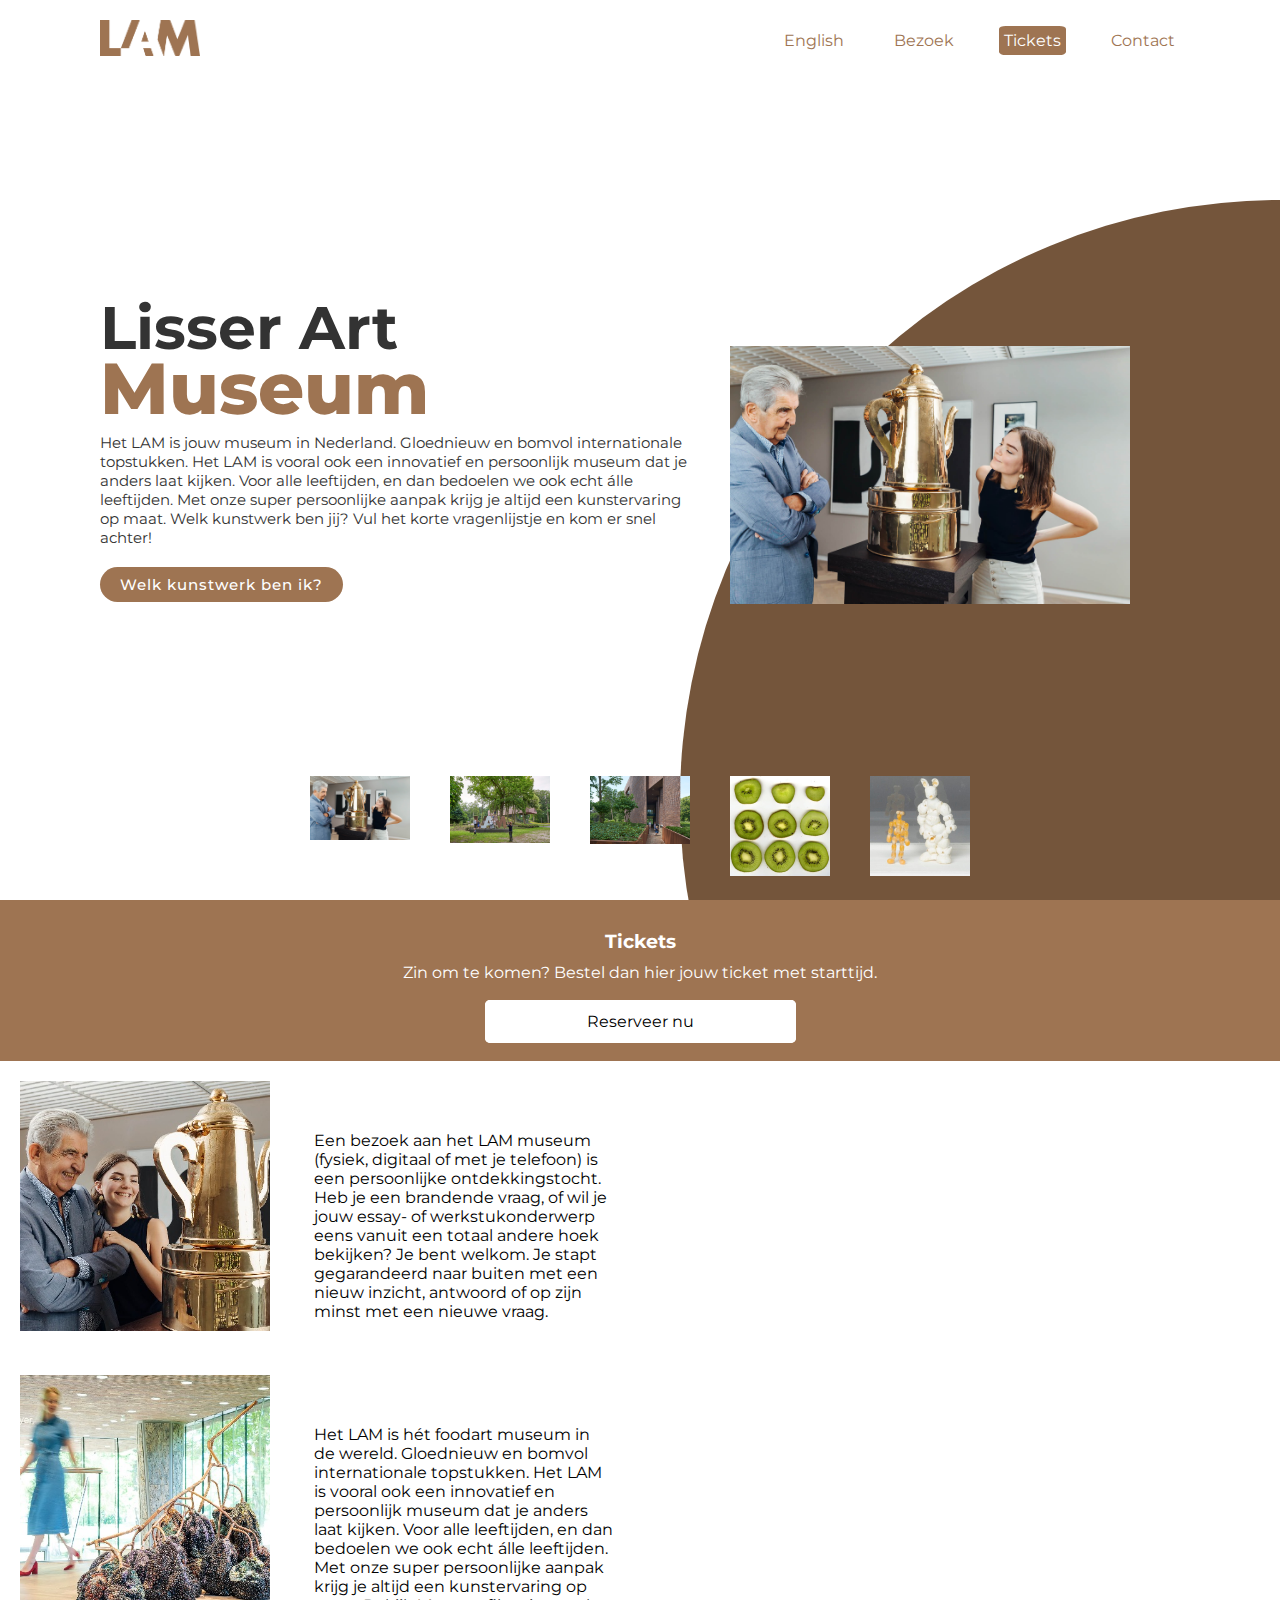
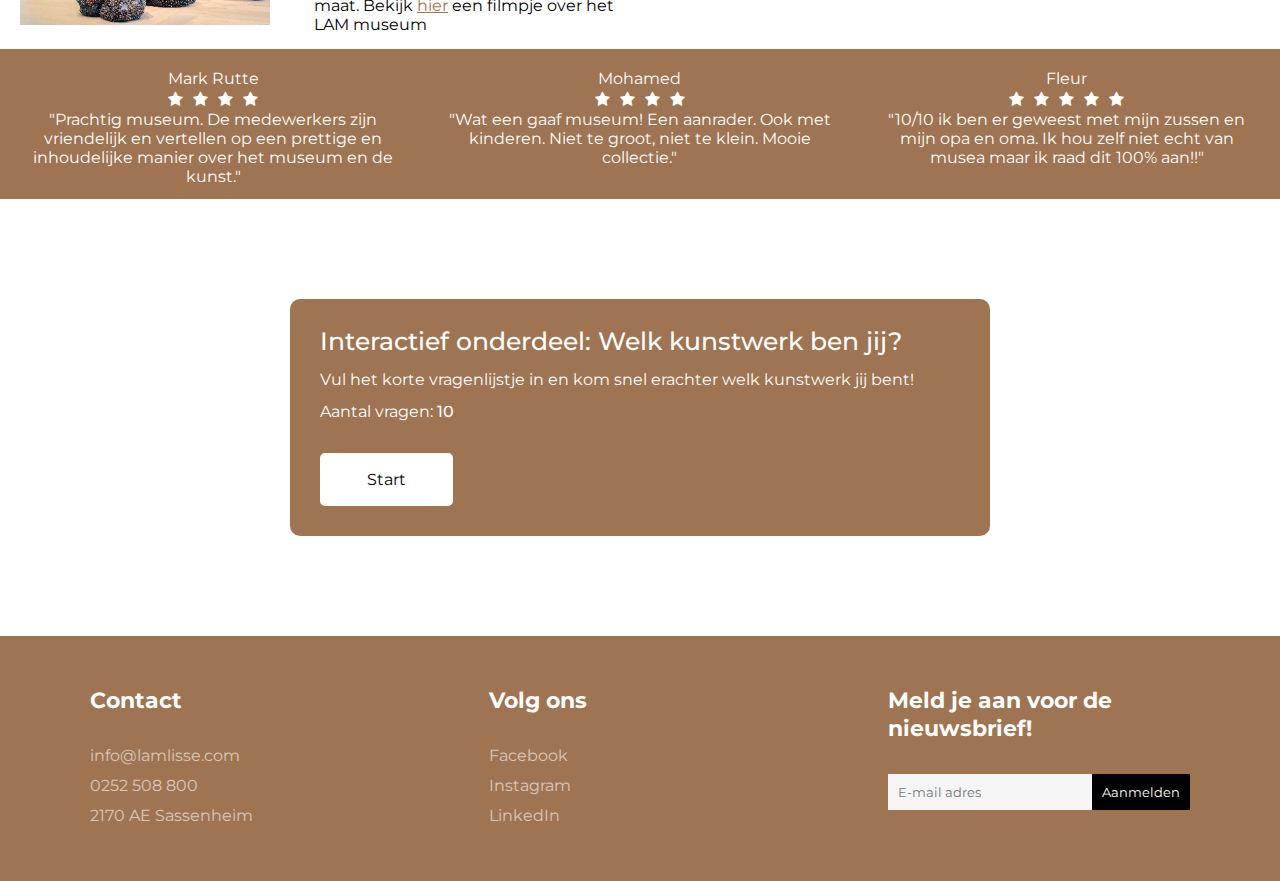
<file: index.html>
<!DOCTYPE html>
<html>
<head>
    <meta charset='utf-8'>
    <meta http-equiv='X-UA-Compatible' content='IE=edge'>
    <title>LAM Museum</title>
    <link rel="shortcut icon" type="image/jpg" href="images/icon.png"/>
    <meta name='viewport' content='width=device-width, initial-scale=1'>
    <link rel='stylesheet' type='text/css' media='screen' href="css/style.css">
    <link rel='stylesheet' type='text/css' media='screen' href="css/top.css">
    <link rel='stylesheet' type='text/css' media='screen' href="css/quiz.css">
    <link rel='stylesheet' type='text/css' media='screen' href="css/footer.css">
    <link rel="stylesheet" href="https://cdnjs.cloudflare.com/ajax/libs/font-awesome/4.7.0/css/font-awesome.min.css">
</head>
<body>
    <section class="top">
        <div class="circle"></div>
        <header>
            <a href="#"> <img src="images/logo.png" class="logo"></a>
            <ul>
                <li><a href="indexEN.html">English</a></li>
                <li><a href="#ticket">Bezoek</a></li>
                <li><a href="#ticket" id="tickets">Tickets</a></li>
                <li><a target="_blank" href="https://www.lamlisse.nl/contact/">Contact</a></li>
            </ul>
        </header>
        <div class="contentBox">
            <div class="textBox">
                <h2>Lisser Art <span>Museum</span></h2>
                <p>Het LAM is jouw museum in Nederland. Gloednieuw en bomvol internationale topstukken. Het LAM is vooral ook een innovatief en persoonlijk museum dat je anders laat kijken. Voor alle leeftijden, en dan bedoelen we ook echt álle leeftijden. Met onze super persoonlijke aanpak krijg je altijd een kunstervaring op maat. Welk kunstwerk ben jij? Vul het korte vragenlijstje en kom er snel achter! </p>
                <a href="#quiz">Welk kunstwerk ben ik?</a>
            </div>
            <div class="imgBox" style>
                <img src="images/1.jpg" class="kunstwerk">
            </div>
        </div>
        <ul class="thumb">
            <li><img src="images/1.jpg" onclick="imgSlider('images/1.jpg')"></li>
            <li><img src="images/2.jpg" onclick="imgSlider('images/2.jpg')"></li>
            <li><img src="images/3.jpg" onclick="imgSlider('images/3.jpg')"></li>
            <li><img src="images/4.jpg" onclick="imgSlider('images/4.jpg')"></li>
            <li><img src="images/5.jpg" onclick="imgSlider('images/5.jpg')"></li>
        </ul>
    </section>
    <section class="mid">
    <div class="tickets" id="ticket">
        <h3>Tickets</h3>
        <p>Zin om te komen? Bestel dan hier jouw ticket met starttijd.</p>
        <a target="_blank" href="https://www.lamlisse.nl/tickets">Reserveer nu </a>
    </div>
    <div class="bezoek">
        <img class="bezoekFoto" src="images/bezoek.jpg">
        <div class="bezoekTekst">
            <span>Een bezoek aan het LAM museum (fysiek, digitaal of met je telefoon) is een persoonlijke ontdekkingstocht. Heb je een brandende vraag, of wil je jouw essay- of werkstukonderwerp eens vanuit een totaal andere hoek bekijken? Je bent welkom. Je stapt gegarandeerd naar buiten met een nieuw inzicht, antwoord of op zijn minst met een nieuwe vraag.</span>
        </div>
        <img class="bezoekFoto" src="images/foodart.jpg">
        <div class="bezoekTekst">
            <span>Het LAM is hét foodart museum in de wereld. Gloednieuw en bomvol internationale topstukken. Het LAM is vooral ook een innovatief en persoonlijk museum dat je anders laat kijken. Voor alle leeftijden, en dan bedoelen we ook echt álle leeftijden. Met onze super persoonlijke aanpak krijg je altijd een kunstervaring op maat. Bekijk <a target="_blank" class="filmpjeLink" href="https://www.youtube.com/watch?v=WZAZ68u4EuA">hier</a> een filmpje over het LAM museum</span>
        </div>
    </div>
    <div class="reviews">
        <div class="review" id="review1" >Mark Rutte <br>
            <span class="fa fa-star checked"></span>
            <span class="fa fa-star checked"></span>
            <span class="fa fa-star checked"></span>
            <span class="fa fa-star checked"></span>
            <p>"Prachtig museum. De medewerkers zijn vriendelijk en vertellen op een prettige en inhoudelijke manier over het museum en de kunst."</p>
        </div>
        
        <div class="review" id="review2" >Mohamed <br>
            <span class="fa fa-star checked"></span>
            <span class="fa fa-star checked"></span>
            <span class="fa fa-star checked"></span>
            <span class="fa fa-star checked"></span>
            <p>"Wat een gaaf museum! Een aanrader. Ook met kinderen. Niet te groot, niet te klein. Mooie collectie."</p>
        </div>
        
        <div class="review" id="review3" >Fleur <br> 
            <span class="fa fa-star checked"></span>
            <span class="fa fa-star checked"></span>
            <span class="fa fa-star checked"></span>
            <span class="fa fa-star checked"></span>
            <span class="fa fa-star checked"></span>
            <p>"10/10 ik ben er geweest met mijn zussen en mijn opa en oma. Ik hou zelf niet echt van musea maar ik raad dit 100% aan!!"</p>
        </div>
    </div>
    </section>
    <section class="sectionQuiz" id="quiz">
        <div class="home-box custom-box">
            <h3>Interactief onderdeel: Welk kunstwerk ben jij?</h3>
            <p>Vul het korte vragenlijstje in en kom snel erachter welk kunstwerk jij bent!</p>
            <p>Aantal vragen: <span class="total-questions"></span></p>
            <button type="button" onclick="startQuiz()" class="quizButton">Start</button>
        </div>
        <div class="quiz-box custom-box hide">
            <div class="question-number">
            </div>
            <div class="question-text">
            </div>
            <div class="option-container">
            </div>
            <div class="next-question-button">
                <button type="button" class="quizButton" onclick="next()">Volgende</button>
            </div>
            <div class="answers-indicator">
            </div>
        </div>

        <div class="result-box custom-box hide">
            <h1>Resultaat</h1>
            <table>
                <tr>
                    <td>Jouw score:</td>
                    <td><span class="percentage"></span></td>
                </tr>
                <tr>
                    <td>0-35%</td>
                    <td><img class="resultImage" src="./images/foodart.jpg" alt="">Beschimmelde druif</td>
                    <td>35-60%</td>
                    <td><img class="resultImage" src="./images/suikerman.jpg" alt="">Suikerman</td>
                </tr>
                <tr>
                    <td>60-80%</td>
                    <td><img class="resultImage" src="./images/2.jpg" alt="">Dame met zoon</td>
                    <td>80-100%</td>
                    <td><img class="resultImage" src="./images/5.jpg" alt="">Popcornman</td>
                </tr>
            </table>
            <h3>Wil je het kunstwerk in het echt zien? Bestel dan tickets en bezoek gauw het Lisser Art Museum, Tot dan!</h2>
            <button type="button" class="quizButton" onclick="tryAgainQuiz()"> Doe opnieuw</button>
            <button type="button" class="quizButton" onclick="goToHome()"> <a class="order" target="_blank" href="https://www.lamlisse.nl/tickets" >Bestel tickets</a></button>
        </div>
    </section>
<script src="js/question.js"></script>
<script src="js/app.js"></script>
<footer>
    <div class="container">
        <div class="ftr">
            <h3>Contact</h3>
            <ul class="content">
                <li><a>info@lamlisse.com</a></li>
                <li><a>0252 508 800</a></li>
                <li><a>2170 AE Sassenheim</a></li>
            </ul>
        </div>
        <div class="ftr">
            <h3>Volg ons</h3>
            <ul class="content">
                <li><a target="_blank" href="https://www.facebook.com/LAMLisse/">Facebook</a></li>
                <li><a target="_blank" href="https://www.instagram.com/lamlisse/">Instagram</a></li>
                <li><a target="_blank" href="https://www.linkedin.com/company/10255621?trk=vsrp_companies_res_name&trkInfo=VSRPsearchId%3A3274852191468588835719%2CVSRPtargetId%3A10255621%2CVSRPcmpt%3Aprimary">LinkedIn</a></li>
            </ul>
        </div>
        <div class="ftr">
            <h3>Meld je aan voor de nieuwsbrief!</h3>
            <form action="#">
                <input type="email" placeholder="E-mail adres" required>
                <div class="btn">
                    <input type="submit" value="Aanmelden">
                </div>
            </form>
        </div>

    </div>
</footer>
</body>
</html>
</file>
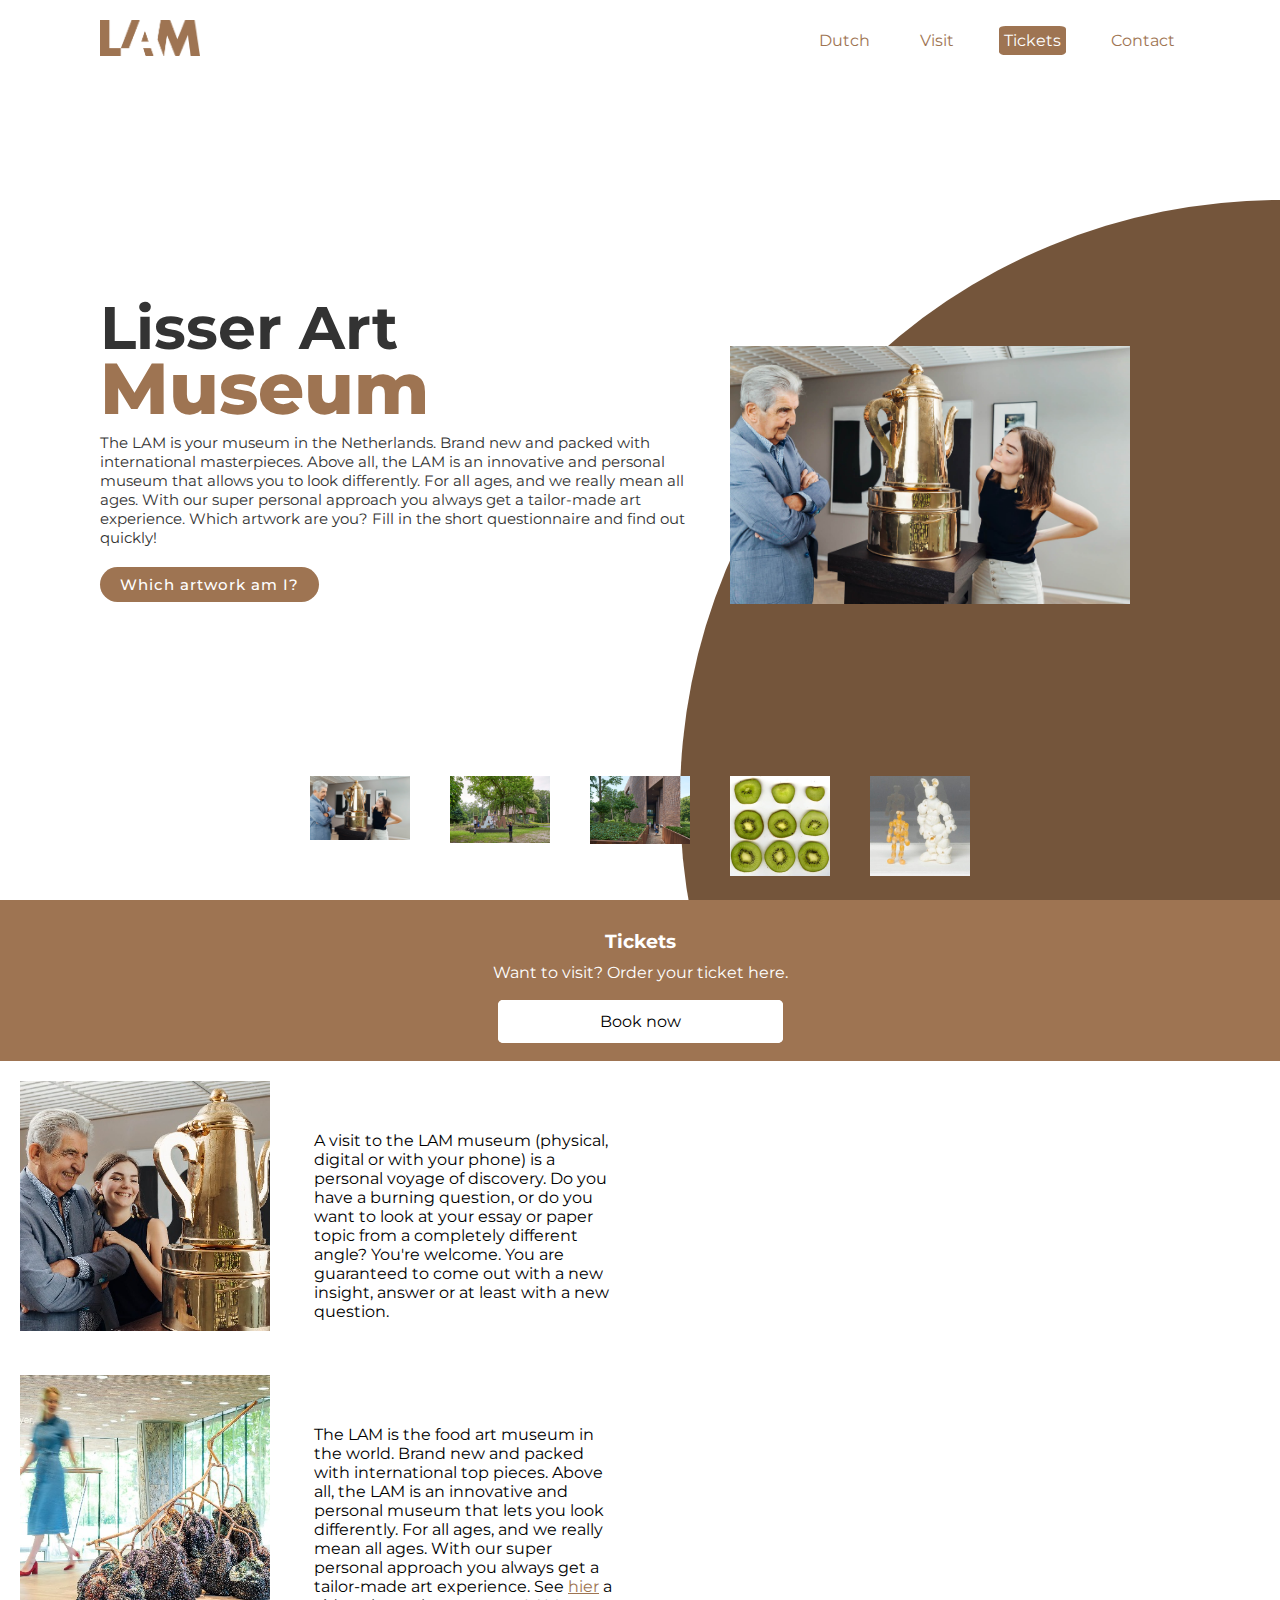
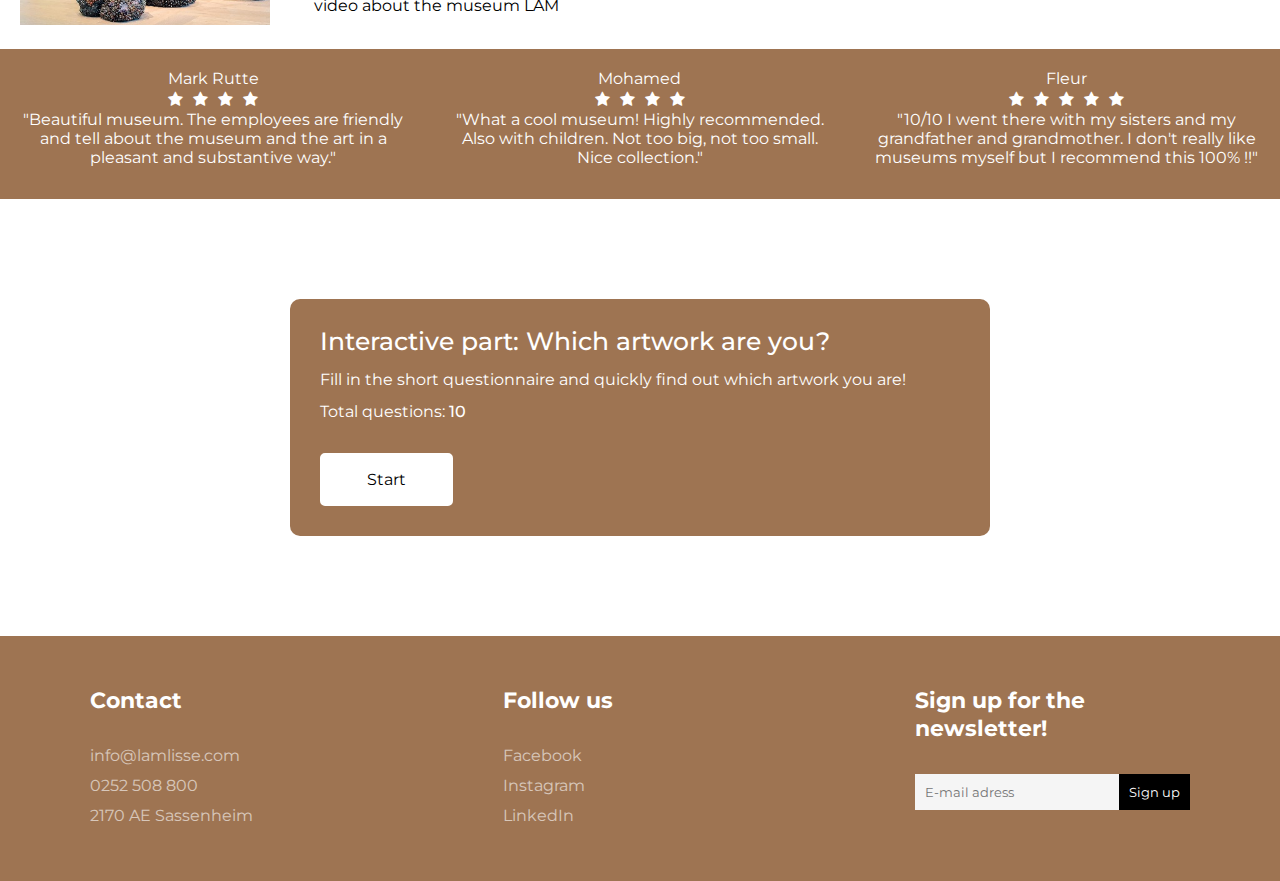
<file: indexEN.html>
<!DOCTYPE html>
<html>
<head>
    <meta charset='utf-8'>
    <meta http-equiv='X-UA-Compatible' content='IE=edge'>
    <title>LAM Museum</title>
    <link rel="shortcut icon" type="image/jpg" href="images/icon.png"/>
    <meta name='viewport' content='width=device-width, initial-scale=1'>
    <link rel='stylesheet' type='text/css' media='screen' href="css/style.css">
    <link rel='stylesheet' type='text/css' media='screen' href="css/top.css">
    <link rel='stylesheet' type='text/css' media='screen' href="css/quiz.css">
    <link rel='stylesheet' type='text/css' media='screen' href="css/footer.css">
    <link rel="stylesheet" href="https://cdnjs.cloudflare.com/ajax/libs/font-awesome/4.7.0/css/font-awesome.min.css">
</head>
<body>
    <section class="top">
        <div class="circle"></div>
        <header>
            <a href="#"> <img src="images/logo.png" class="logo"></a>
            <ul>
                <li><a href="index.html">Dutch</a></li>
                <li><a href="#ticket">Visit</a></li>
                <li><a href="#ticket" id="tickets">Tickets</a></li>
                <li><a target="_blank" href="https://www.lamlisse.nl/contact/">Contact</a></li>
            </ul>
        </header>
        <div class="contentBox">
            <div class="textBox">
                <h2>Lisser Art <span>Museum</span></h2>
                <p>The LAM is your museum in the Netherlands. Brand new and packed with international masterpieces. Above all, the LAM is an innovative and personal museum that allows you to look differently. For all ages, and we really mean all ages. With our super personal approach you always get a tailor-made art experience. Which artwork are you? Fill in the short questionnaire and find out quickly! </p>
                <a href="#quiz">Which artwork am I?</a>
            </div>
            <div class="imgBox" style>
                <img src="images/1.jpg" class="kunstwerk">
            </div>
        </div>
        <ul class="thumb">
            <li><img src="images/1.jpg" onclick="imgSlider('images/1.jpg')"></li>
            <li><img src="images/2.jpg" onclick="imgSlider('images/2.jpg')"></li>
            <li><img src="images/3.jpg" onclick="imgSlider('images/3.jpg')"></li>
            <li><img src="images/4.jpg" onclick="imgSlider('images/4.jpg')"></li>
            <li><img src="images/5.jpg" onclick="imgSlider('images/5.jpg')"></li>
        </ul>
    </section>
    <section class="mid">
    <div class="tickets" id="ticket">
        <h3>Tickets</h3>
        <p>Want to visit? Order your ticket here.</p>
        <a target="_blank" href="https://www.lamlisse.nl/tickets">Book now </a>
    </div>
    <div class="bezoek">
        <img class="bezoekFoto" src="images/bezoek.jpg">
        <div class="bezoekTekst">
            <span>A visit to the LAM museum (physical, digital or with your phone) is a personal voyage of discovery. Do you have a burning question, or do you want to look at your essay or paper topic from a completely different angle? You're welcome. You are guaranteed to come out with a new insight, answer or at least with a new question.</span>
        </div>
        <img class="bezoekFoto" src="images/foodart.jpg">
        <div class="bezoekTekst">
            <span> The LAM is the food art museum in the world. Brand new and packed with international top pieces. Above all, the LAM is an innovative and personal museum that lets you look differently. For all ages, and we really mean all ages. With our super personal approach you always get a tailor-made art experience. See <a target="_blank" class="filmpjeLink" href="https://www.youtube.com/watch?v=WZAZ68u4EuA">hier</a> a video about the museum LAM</span>
        </div>
    </div>
    <div class="reviews">
        <div class="review" id="review1" >Mark Rutte <br>
            <span class="fa fa-star checked"></span>
            <span class="fa fa-star checked"></span>
            <span class="fa fa-star checked"></span>
            <span class="fa fa-star checked"></span>
            <p>"Beautiful museum. The employees are friendly and tell about the museum and the art in a pleasant and substantive way."</p>
        </div>
        
        <div class="review" id="review2" >Mohamed <br>
            <span class="fa fa-star checked"></span>
            <span class="fa fa-star checked"></span>
            <span class="fa fa-star checked"></span>
            <span class="fa fa-star checked"></span>
            <p>"What a cool museum! Highly recommended. Also with children. Not too big, not too small. Nice collection."</p>
        </div>
        
        <div class="review" id="review3" >Fleur <br> 
            <span class="fa fa-star checked"></span>
            <span class="fa fa-star checked"></span>
            <span class="fa fa-star checked"></span>
            <span class="fa fa-star checked"></span>
            <span class="fa fa-star checked"></span>
            <p>"10/10 I went there with my sisters and my grandfather and grandmother. I don't really like museums myself but I recommend this 100% !!"</p>
        </div>
    </div>
    </section>
    <section class="sectionQuiz" id="quiz">
        <div class="home-box custom-box">
            <h3>Interactive part: Which artwork are you?</h3>
            <p>Fill in the short questionnaire and quickly find out which artwork you are!</p>
            <p>Total questions: <span class="total-questions"></span></p>
            <button type="button" onclick="startQuiz()" class="quizButton">Start</button>
        </div>
        <div class="quiz-box custom-box hide">
            <div class="question-number">
            </div>
            <div class="question-text">
            </div>
            <div class="option-container">
            </div>
            <div class="next-question-button">
                <button type="button" class="quizButton" onclick="next()">Next</button>
            </div>
            <div class="answers-indicator">
            </div>
        </div>

        <div class="result-box custom-box hide">
            <h1>Results</h1>
            <table>
                <tr>
                    <td>Your score:</td>
                    <td><span class="percentage"></span></td>
                </tr>
                <tr>
                    <td>0-35%</td>
                    <td><img class="resultImage" src="./images/foodart.jpg" alt="">Moldy grape</td>
                    <td>35-60%</td>
                    <td><img class="resultImage" src="./images/suikerman.jpg" alt="">Sugar man</td>
                </tr>
                <tr>
                    <td>60-80%</td>
                    <td><img class="resultImage" src="./images/2.jpg" alt="">Lady with son</td>
                    <td>80-100%</td>
                    <td><img class="resultImage" src="./images/5.jpg" alt="">Popcornman</td>
                </tr>
            </table>
            <h3>Do you want to see the artwork in real life? Order tickets and visit the Lisser Art Museum soon, Until then!</h2>
            <button type="button" class="quizButton" onclick="tryAgainQuiz()"> Try again</button>
            <button type="button" class="quizButton" onclick="goToHome()"> <a class="order" target="_blank" href="https://www.lamlisse.nl/tickets" >Order tickets</a></button>
        </div>
    </section>
<script src="jsEN/question.js"></script>
<script src="jsEN/app.js"></script>
<footer>
    <div class="container">
        <div class="ftr">
            <h3>Contact</h3>
            <ul class="content">
                <li><a>info@lamlisse.com</a></li>
                <li><a>0252 508 800</a></li>
                <li><a>2170 AE Sassenheim</a></li>
            </ul>
        </div>
        <div class="ftr">
            <h3>Follow us</h3>
            <ul class="content">
                <li><a target="_blank" href="https://www.facebook.com/LAMLisse/">Facebook</a></li>
                <li><a target="_blank" href="https://www.instagram.com/lamlisse/">Instagram</a></li>
                <li><a target="_blank" href="https://www.linkedin.com/company/10255621?trk=vsrp_companies_res_name&trkInfo=VSRPsearchId%3A3274852191468588835719%2CVSRPtargetId%3A10255621%2CVSRPcmpt%3Aprimary">LinkedIn</a></li>
            </ul>
        </div>
        <div class="ftr">
            <h3>Sign up for the newsletter!</h3>
            <form action="#">
                <input type="email" placeholder="E-mail adress" required>
                <div class="btn">
                    <input type="submit" value="Sign up">
                </div>
            </form>
        </div>

    </div>
</footer>
</body>
</html>
</file>
<file: css/style.css>
#tickets {
    color: white;
    background: #9e7452;
    padding: 5px;
    border-radius: 10%;
}

#tickets:hover{
    background: #74553b;
    transition: 0.3s;
}

.tickets {
    text-align: center;
    background: #9e7452;
    padding: 30px;
    color: white;
}

.tickets h3 {
    margin: 0px;
}

.tickets p {
    margin-top: 10px;
    margin-bottom: 30px;
}

.tickets a {
    border-radius: 5px;
    border: solid;
    border-width: 2px;
    border-color: white;
    padding: 10px;
    margin-top: 10px;
    cursor: pointer;
    text-decoration: none;
    color: black;
    background: white;
    padding-left: 100px;
    padding-right: 100px;
}
.tickets a:hover {
    background: #74553b;
    color: white;
    border-color: white;
    transition: 0.3s;
}

#ticket {
    scroll-behavior: smooth;
}

.circle2 {
    position: absolute;
    bottom: 0;
    right: 0;
    width: 100%;
    height: 100%;
    background: red;
    clip-path: circle(500px at left 1200px);
}


.bezoekFoto {
    display: inline-block;
    height: 250px;
    margin: 50px;
}

.bezoekTekst {
    display: inline-block;
    max-width: 300px;
    vertical-align: top;
    margin-top: 70px;
}

.filmpjeLink {
    color: #9e7452;
}

.reviews {
    display: table;
    width: 100%;
}

.review {
    float: left;
    width: 33.33%;
    padding: 20px;
    text-align: center;
    background: #9e7452;
    color: white;
    display: table-cell;
    height: 150px;
}

.checked {
    margin: 3px;
}

.reviews:after {
    content: "";
    display: table-cell;
    clear: both;
}

@media screen and (max-width:800px) {
    .review {
        width: 100%;
    }
}

@media screen and (max-width:1300px) {
    .bezoek {
        width: 70%;
    }
    .bezoekTekst {
        margin-left: 20px;
    }
    .bezoekFoto {
        margin: 20px;
    }
}
</file>
<file: css/top.css>
@import url('https://fonts.googleapis.com/css2?family=Montserrat:wght@100;200;400;500;600;700;800;900&display=swap');

/* #74553b */

html {
    scroll-behavior: smooth;
}

* {
    margin: 0;
    padding: 0;
    box-sizing: border-box;
    font-family: 'Montserrat', sans-serif;
}

.top {
    position: relative;
    width: 100%;
    min-height: 100vh;
    padding: 100px;
    display: flex;
    justify-content: space-between;
    align-items: center;
    background-color: #fff;
}

header {
    position: absolute;
    top: 0;
    left: 0;
    width: 100%;
    padding: 20px 100px;
    display: flex;
    justify-content: space-between;
    align-items: center;
}

header .logo {
    position: relative;
    max-width: 100px;
}

header ul {
    position: relative;
    display: flex;
}

header ul li {
    list-style: none;
}

header ul li a:hover {
    color: #74553b;
    transition: 0.3s;
}

header ul li a {
    display: inline-block;
    color: #9e7452;
    font-weight: 400;
    margin-left: 40px;
    text-decoration: none;
    padding: 5px;
}

.kunstwerk {
    max-width: 400px;
    height: auto;
}

.contentBox {
    position: relative;
    width: 100%;
    display: flex;
    justify-content: space-between;
    align-items: center;
}

.contentBox .textBox {
    position: relative;
    max-width: 600px;
    font-size: 15px;
}

.contentBox .textBox h2 {
    color: #333;
    font-size: 4em;
    line-height: 1em;
    font-weight: 700;
}

.contentBox .textBox h2 span {
    color: #9e7452;
    font-size: 1.2em;
    font-weight: 800;
}

.contentBox .textBox p {
    color: #333;
    margin-top: 10px;
}

.contentBox .textBox a {
    display: inline-block;
    margin-top: 20px;
    padding: 8px 20px;
    background: #9e7452;
    color: #fff;
    border-radius: 40px;
    font-weight: 500;
    letter-spacing: 1px;
    text-decoration: none;
}

.contentBox .textBox a:hover {
    background: #74553b;
    transition: 0.3s;
}

.contentBox .imgBox {
    width: auto;
    height: auto;
    display: flex;
    justify-content: flex-start;
    padding-right: 50px;
    margin-top: 50px;
    cursor: pointer;
    z-index: 3;
}

.thumb {
    position: absolute;
    left: 50%;
    bottom: 20px;
    transform: translate(-50%);
    display: flex;
}

.thumb li {
    list-style: none;
    display: inline-block;
    margin: 0 20px;
    cursor: pointer;
    transition: 1s;
}

.thumb li:hover{
    transform: translateY(-20px);
    margin-left: 50px;
    margin-right: 50px;
}

.thumb li img {
    max-width: 100px;
}

.circle {
    position: absolute;
    top: 0;
    left: 0;
    width: 100%;
    height: 100%;
    background: #74553b;
    clip-path: circle(600px at right 800px);
}
</file>
<file: css/quiz.css>
.sectionQuiz {
    box-sizing: border-box;
    margin: 0;
    padding: 0;
    outline: none;
}

.custom-box {
    max-width: 700px;
    background-color: #9e7452;
    margin: 40px auto;
    padding: 30px;
    border-radius: 10px;
    overflow: hidden;
}

.custom-box::before
.custom-box::after{
    content: '';
    clear: both;
    display: table;
}

.custom-box.hide {
    display: none;
}

.home-box h3{
    font-size: 25px;
    color: white;
    font-weight: 500;
    margin-bottom: 15px;
    line-height: 25px;
}

.home-box {
    margin-top: 100px;
    margin-bottom: 100px;
}

.home-box p {
    font-size: 16px;
    margin-bottom: 10px;
    line-height: 22px;
    color: white;
    font-weight: 400;
}

.home-box p span{
    font-weight: 500;
}

.home-box .quizButton {
    margin-top: 20px;
}

.quizButton {
    padding: 15px 45px;
    background-color: white;
    color: black;
    border: solid;
    border-width: 2px;
    border-color: white;
    border-radius: 5px;
    cursor: pointer;
    font-size: 16px;
    display: inline-block;
}

.quizButton:hover {
    background: #74553b;
    color: white;
    border-color: white;
    transition: 0.3s;
}

.quiz-box .question-number,
.quiz-box .question-text,
.quiz-box .option-container,
.quiz-box .next-question-button,
.quiz-box .answers-indicator {
    width: 100%;
    float: left;
}

.quiz-box .question-number{
    font-size: 18px;
    color: white;
    font-weight: 500;
    border-bottom: 2px solid #74553b;
    padding-bottom: 10px;
    line-height: 25px;
}

.quiz-box .question-text{
    font-size: 22px;
    color: white;
    line-height: 28px;
    font-weight: 400;
    padding: 20px 0;
    margin: 0;
}

.quiz-box .option-container .option{
    background-color: #74553b;
    padding: 15px;
    font-size: 16px;
    line-height: 22px;
    color: white;
    border-radius: 5px;
    margin-bottom: 10px;
    cursor: pointer;
    opacity: 0;
    animation: fadeIn 0.3s ease forwards;
    position: relative;
    overflow: hidden;
}

.quiz-box .option-container .option.already-answered{
    pointer-events: none;
}

@keyframes fadeIn{
    0%{
        opacity: 0;
    }
    100%{
        opacity: 1;
    }
}

.quiz-box .option-container .option.correct::before{
    content: '';
    position: absolute;
    left: 0;
    top: 0;
    height: 100%;
    width: 100%;
    background-color: green;
    z-index: -1;
    animation: slideInLeft .5s ease forwards;
}

@keyframes slideInLeft{
    0%{
        transform: translateX(-100%);
    }
    100%{
        transform: translateX(0%);
    }
}

.quiz-box .option-container .option.wrong::before{
    content: '';
    position: absolute;
    left: 0;
    top: 0;
    height: 100%;
    width: 100%;
    background-color: green;
    z-index: -1;
    animation: slideInLeft .5s ease forwards;
}

.quiz-box .option-container .option.wrong {
    color: #ffffff;
}
.quiz-box .option-container .option.correct {

}

.quiz-box .quizButton {
    margin: 15px 0;
}

.quiz-box .answers-indicator {
    border-top: 2px solid #74553b;
}

.quiz-box .answers-indicator div{
    height: 40px;
    width: 40px;
    display: inline-block;
    background-color: #74553b;
    border-radius: 50%;
    margin-right: 3px;
    margin-top: 15px ;
}

.quiz-box .answers-indicator div.correct{
    background-image: url(../images/checkmark.png);
    background-size: 70%;
    background-repeat: no-repeat;
    background-position: center;
}

.quiz-box .answers-indicator div.wrong{
    background-image: url(../images/checkmark.png);
    background-size: 70%;
    background-repeat: no-repeat;
    background-position: center;
}

.result-box {
    text-align: center;
}

.order {
    text-decoration: none;
    color: black;
}

.order:hover {
    color: white;
}

.result-box.hide {
    display: none;
}

.result-box h1 {
    font-size: 36px;
    line-height: 42px;
    color: white;
}

.result-box table {
    width: 100%;
    border-collapse: collapse;
    margin: 30px 0px;
}

.result-box table td {
    color: white;
    border: 2px solid #74553b;
    padding: 8px 15px;
    font-weight: 500px;
    width: 50%;
    text-align: left;
    font-size: 18px;
}

.result-box table tr td {
    text-align: center;
}

.result-box .quizButton{
    margin-right: 20px;
}

.resultImage {
    width: 200px;
    display: block;
    margin-left: auto;
    margin-right: auto;
    margin-bottom: 5px;
}

.result-box h3 {
    color: white;
    font-weight: 500;
    margin-bottom: 20px;
}
</file>
<file: css/footer.css>
footer{
    background: #9e7452;
    padding: 50px 20px;
}
footer .container{
    width: 100%;
    max-width: 1100px;
    margin: 0 auto;
    display: flex;
    align-items: flex-start;
    justify-content: space-between;
    flex-wrap: wrap;
}
footer .ftr h3{
    font-size: 1.4em;
    margin-bottom: 1.2em;
    color: #fff;
}

footer .content li a {
    cursor: pointer;
}

footer .content{
    list-style:none;
}
footer .content a{
    text-decoration: none;
    color: #fff;
    opacity: .6;
    line-height: 30px;
    transition: .3s ease opacity;
}
footer .content a:hover{
    opacity: 1;
}
footer .ftr{
    flex-basis: 18%;
}
form{
    display: flex;
    align-items: center;
    width: 100%;
}
input{
    border: none;
    outline: none;
    padding: 10px;
    margin: 5px 0;
    background: #f5f5f5;
}
.btn input{
    background: black;
    color: #fff;
    transition: .3s ease background;
}
.btn input:hover{
    background: #000;
    cursor: pointer;
}
@media only screen and (max-width: 540px){
    footer .ftr{
        flex-basis: 80%;
        margin: 0 auto;
    }
    form{
        flex-direction: column;
    }
    form input{
        width: 90%;
        margin: 5px auto;
    }
}
</file>
